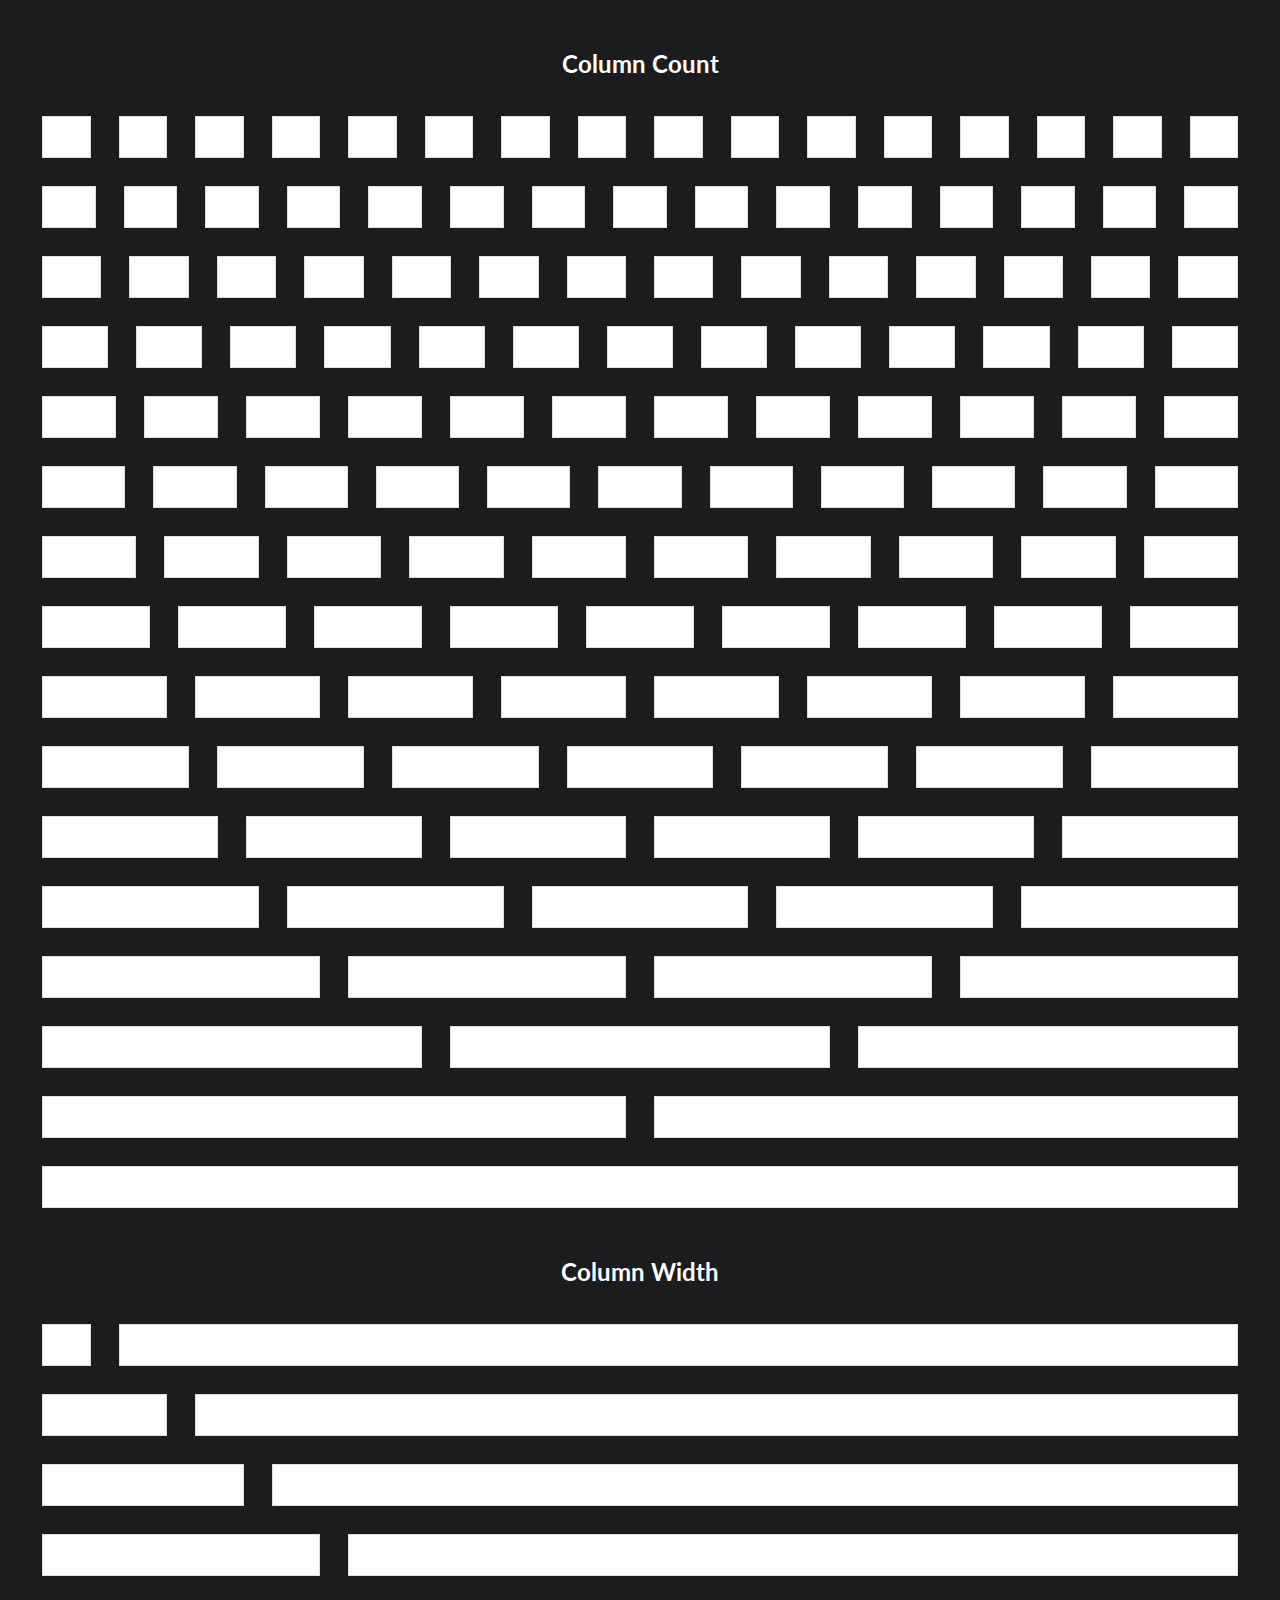
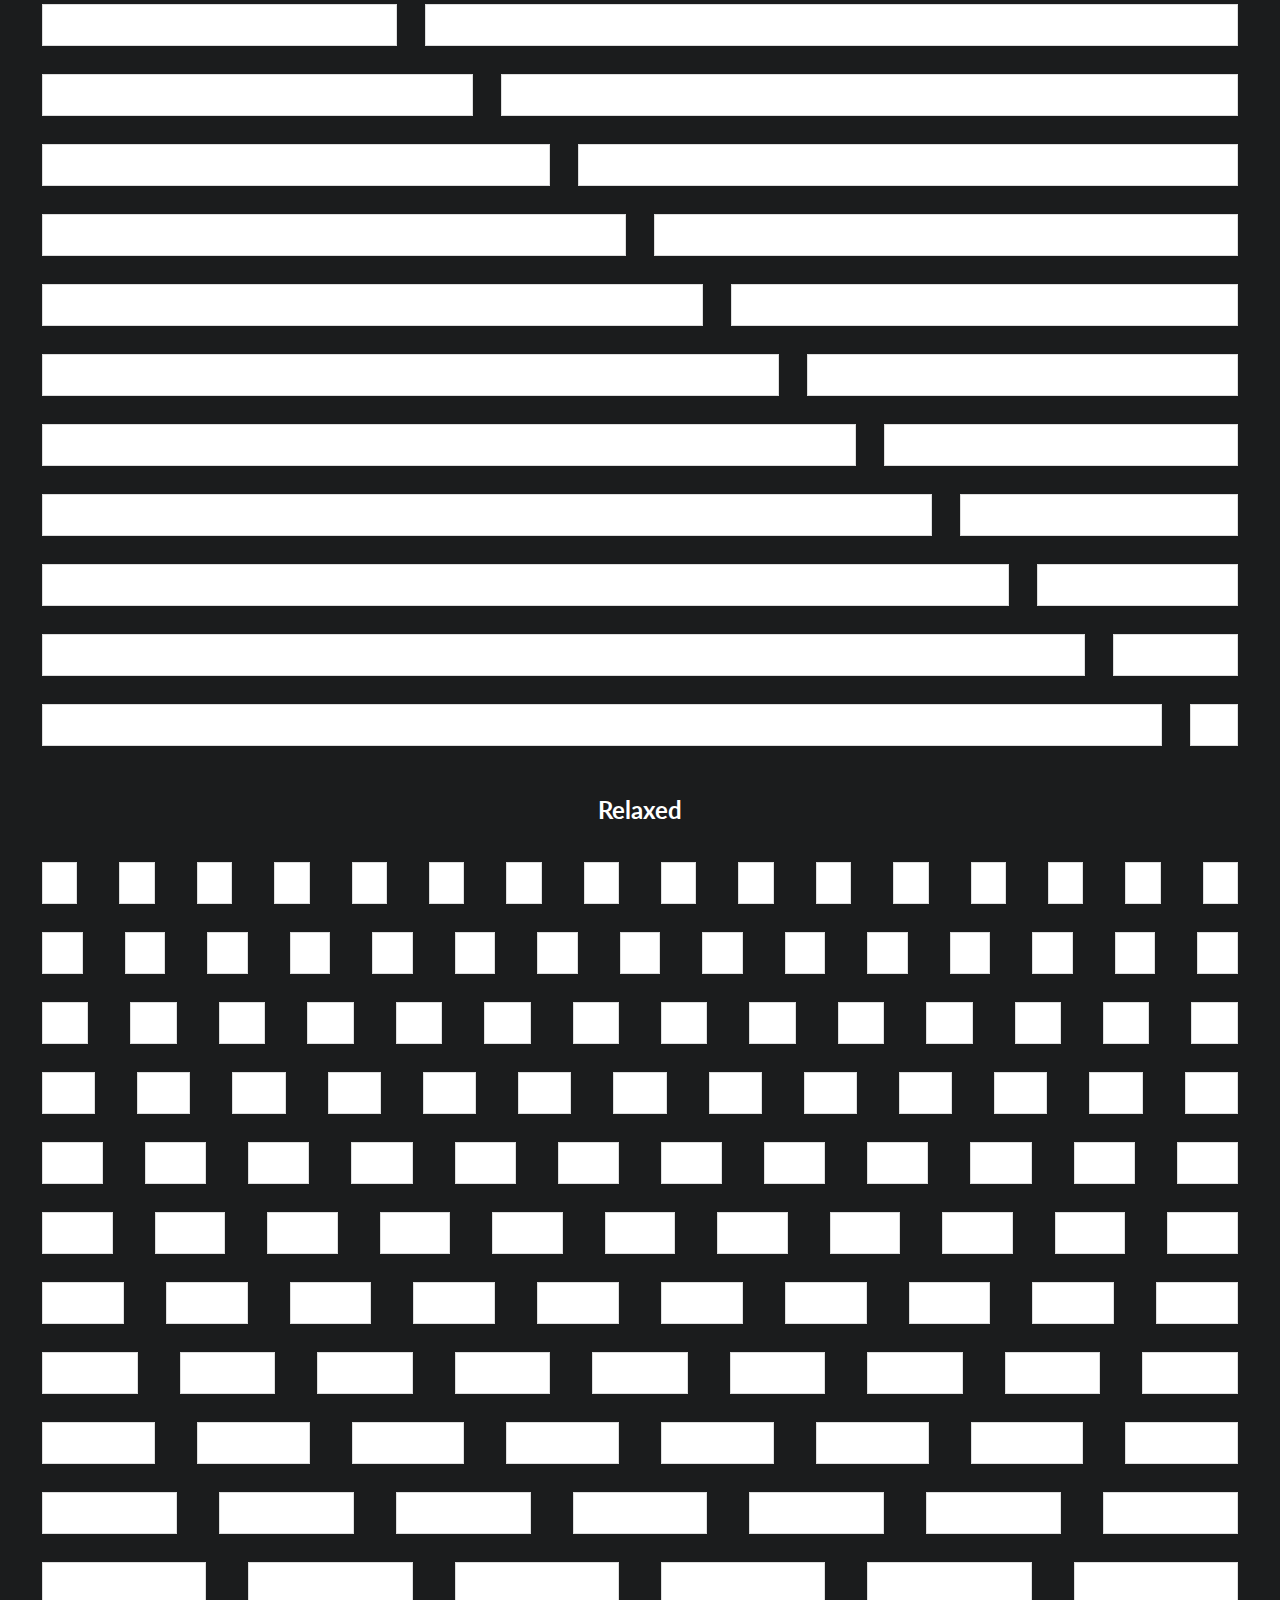
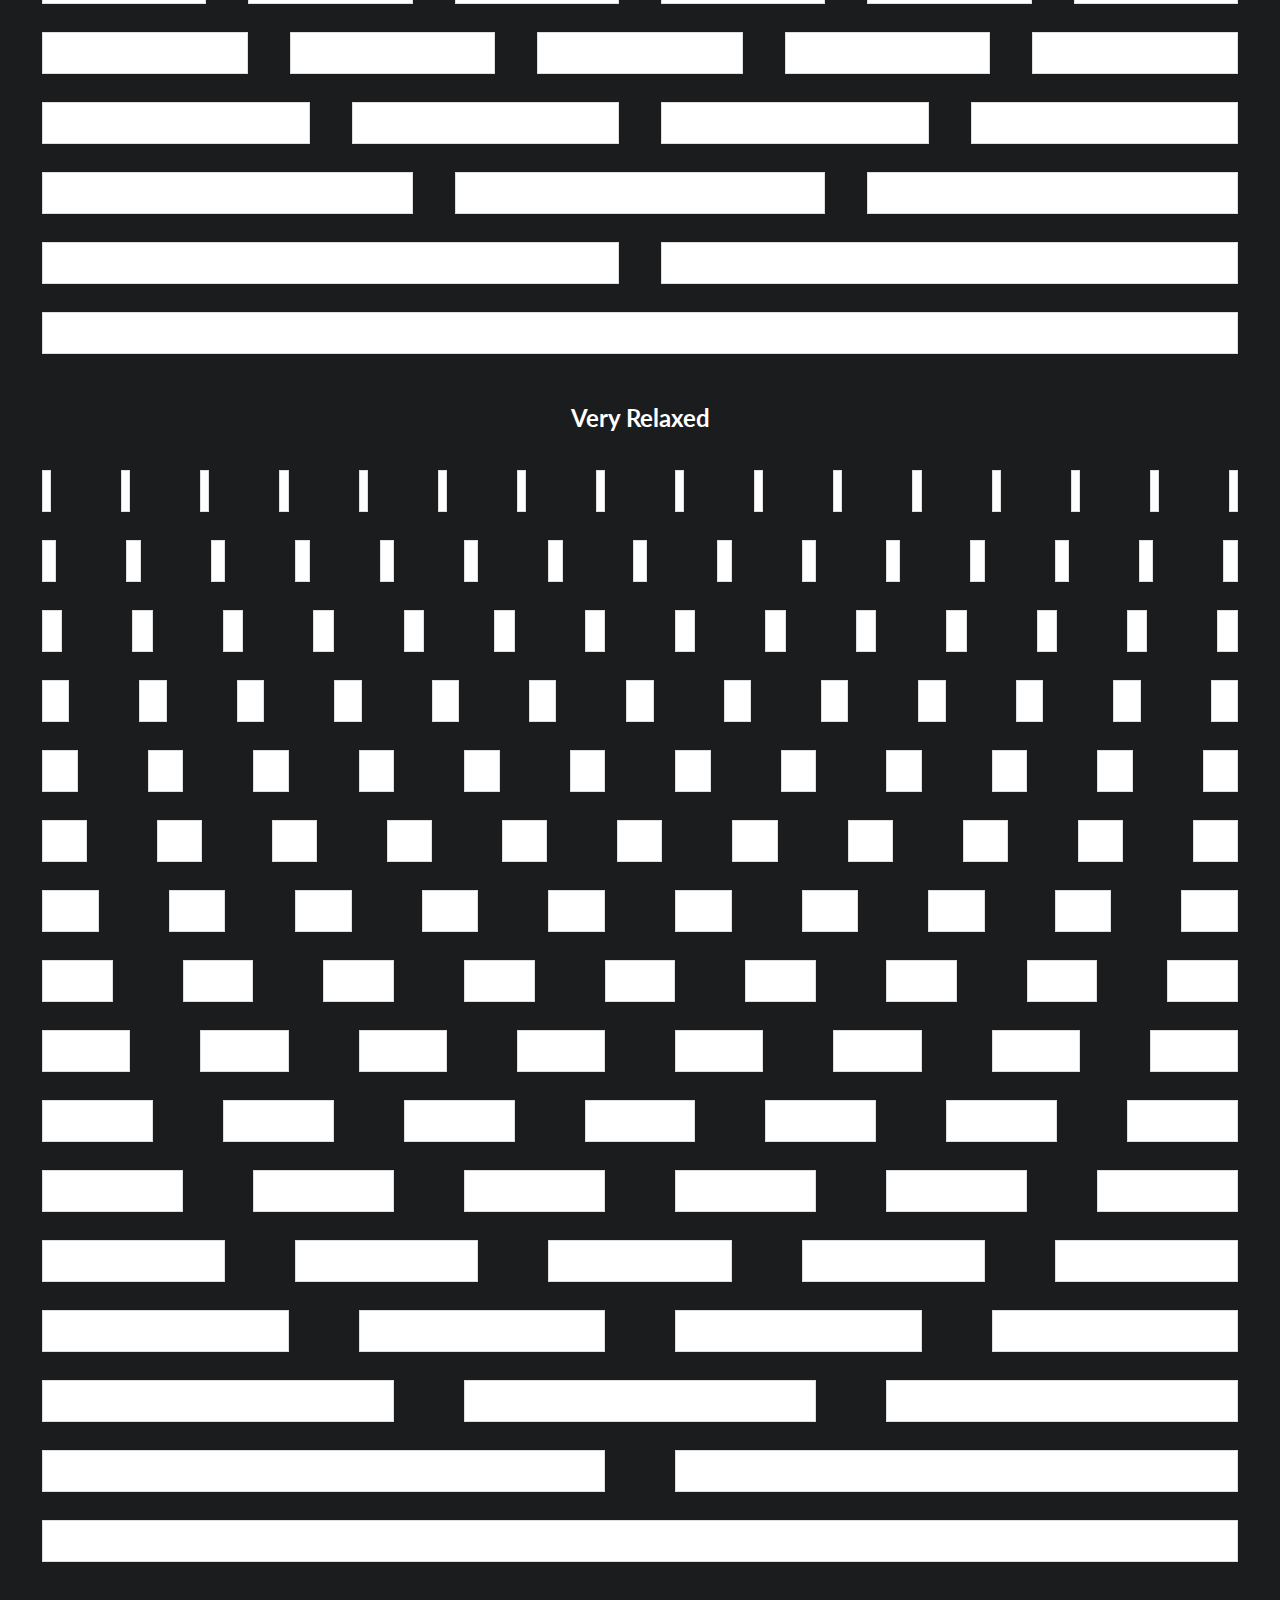
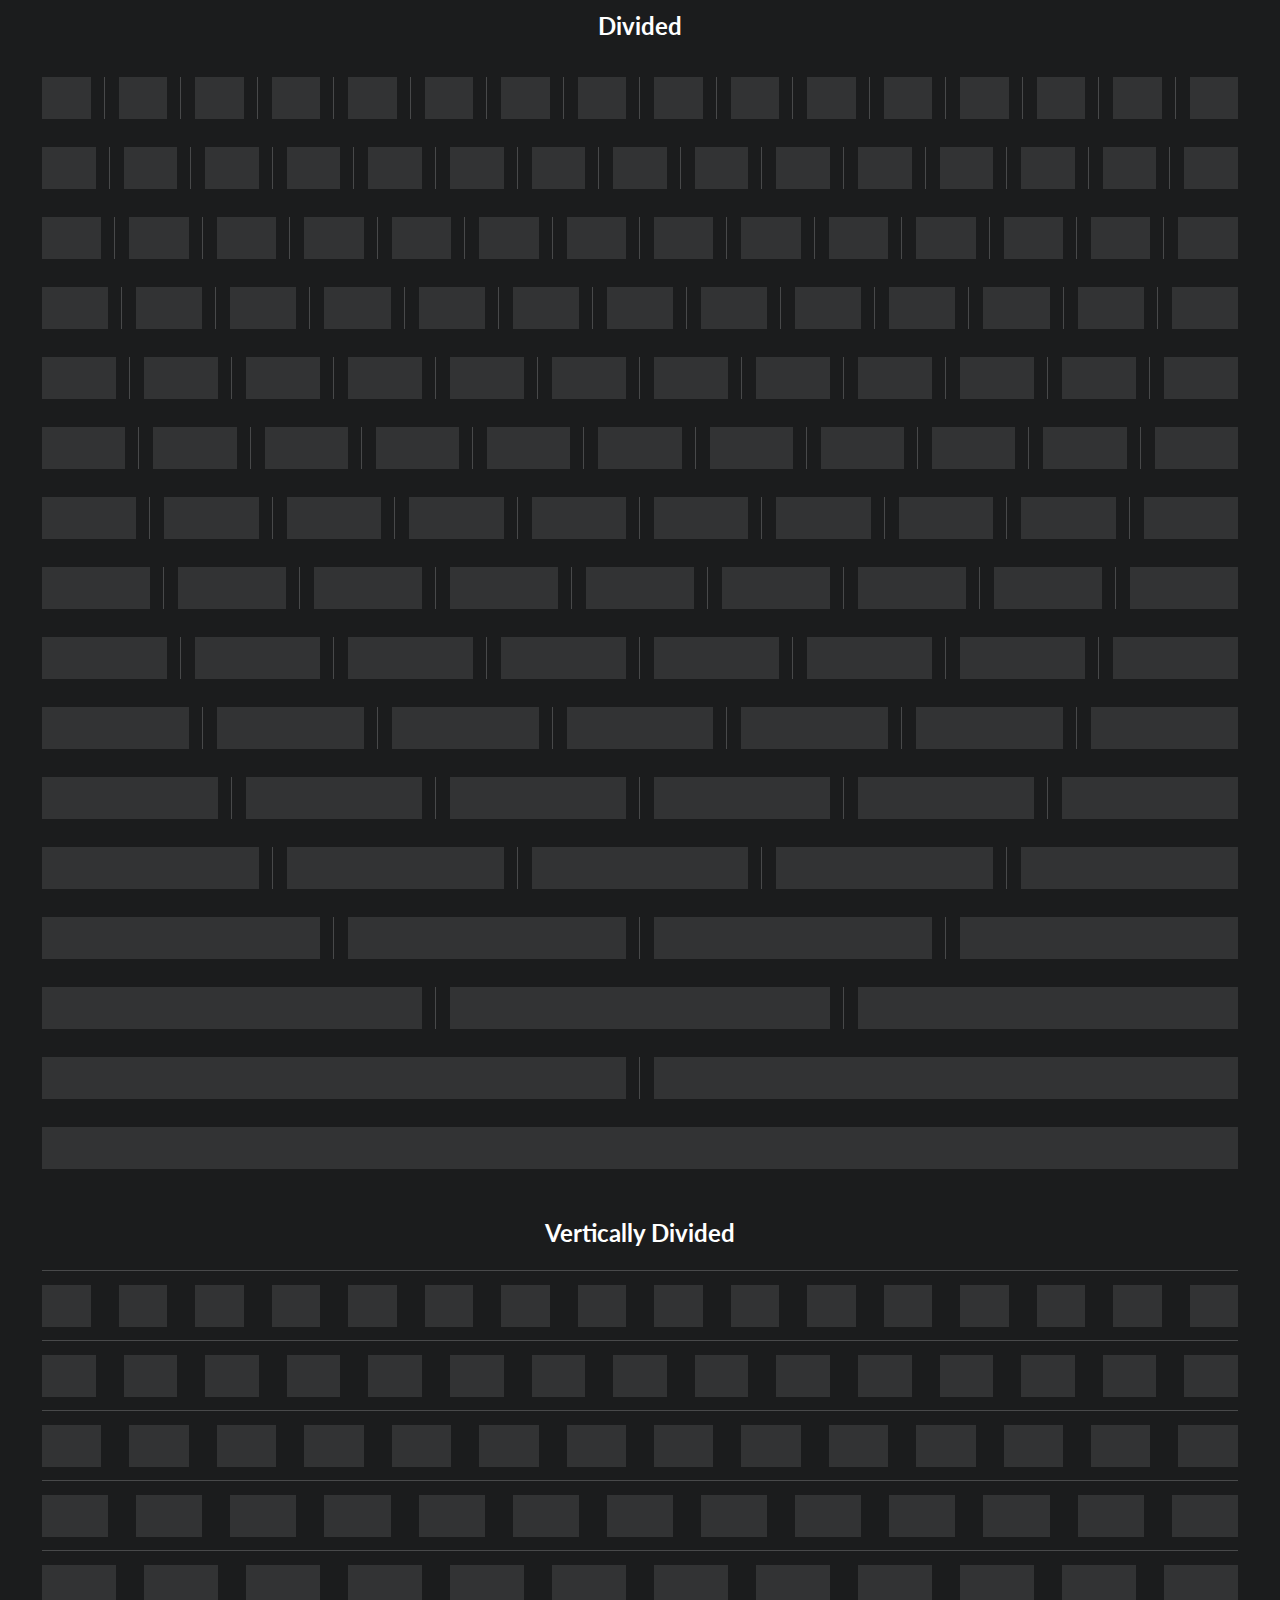
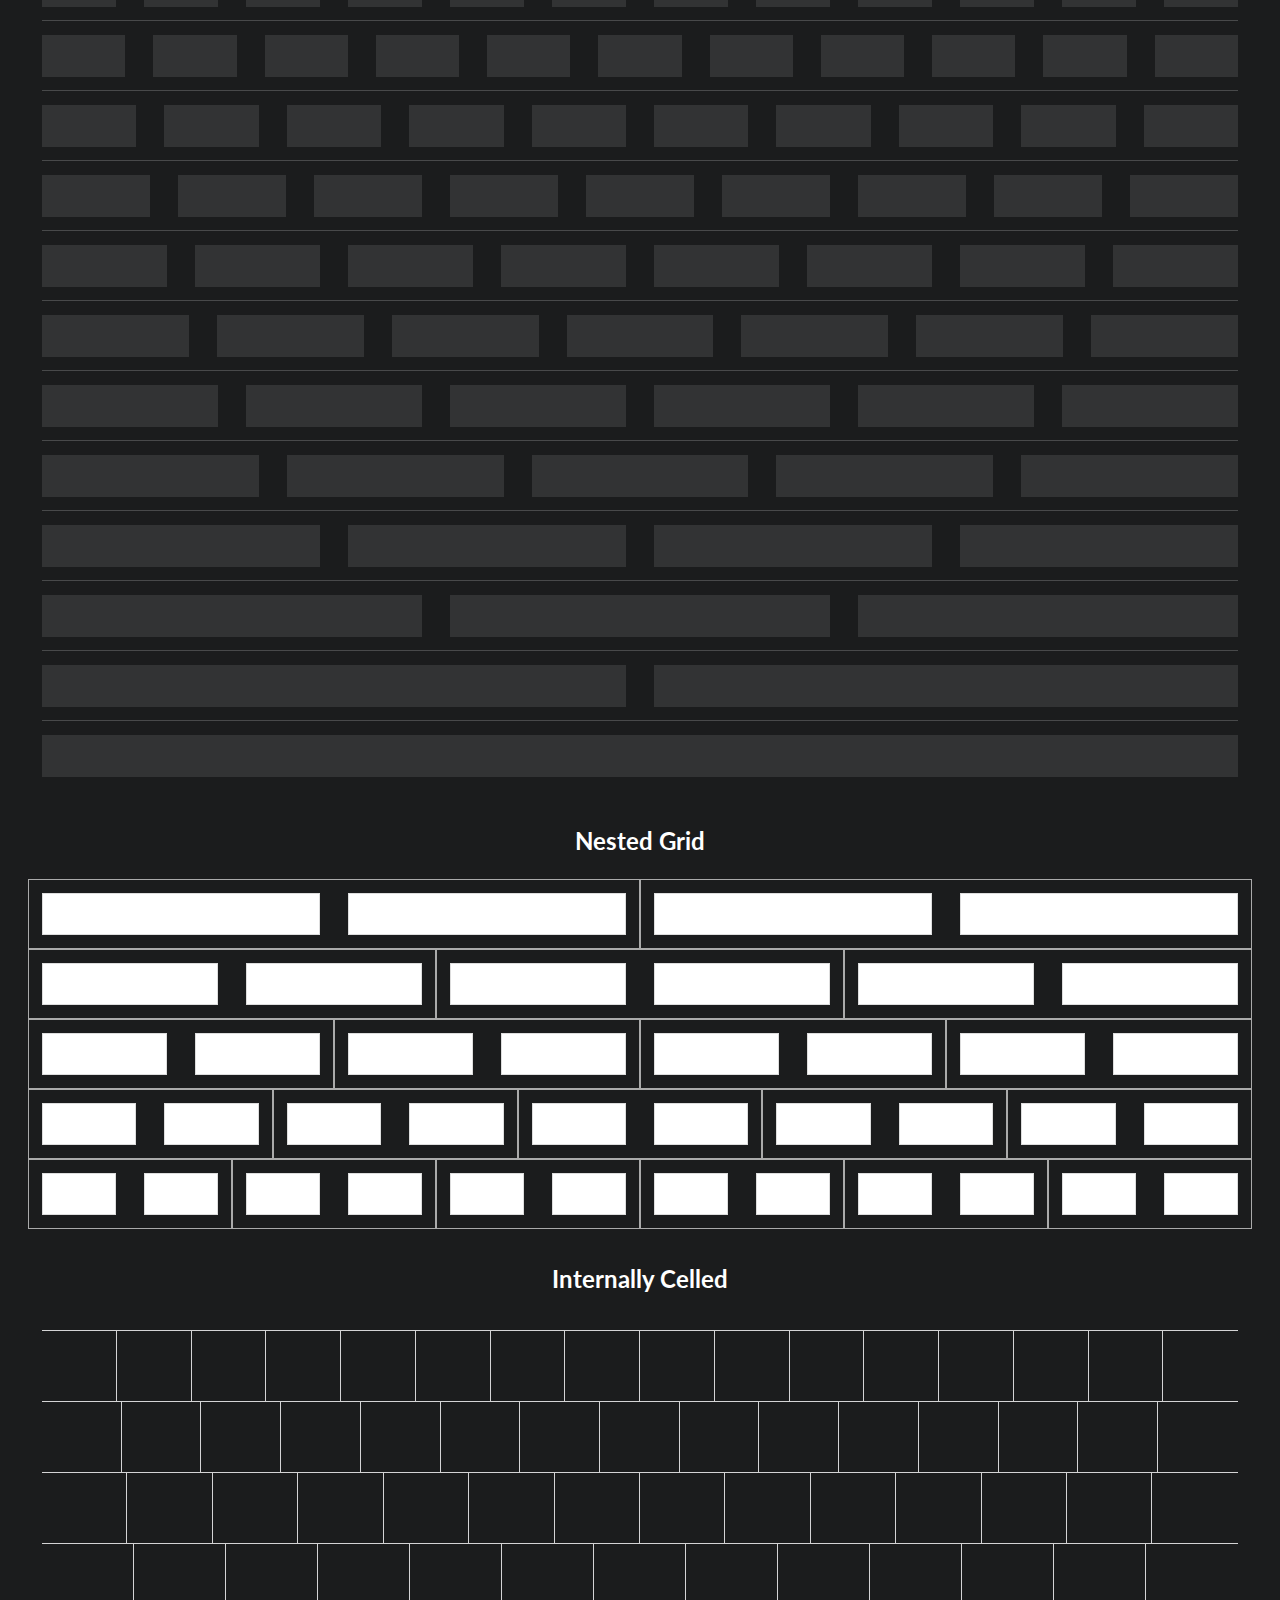
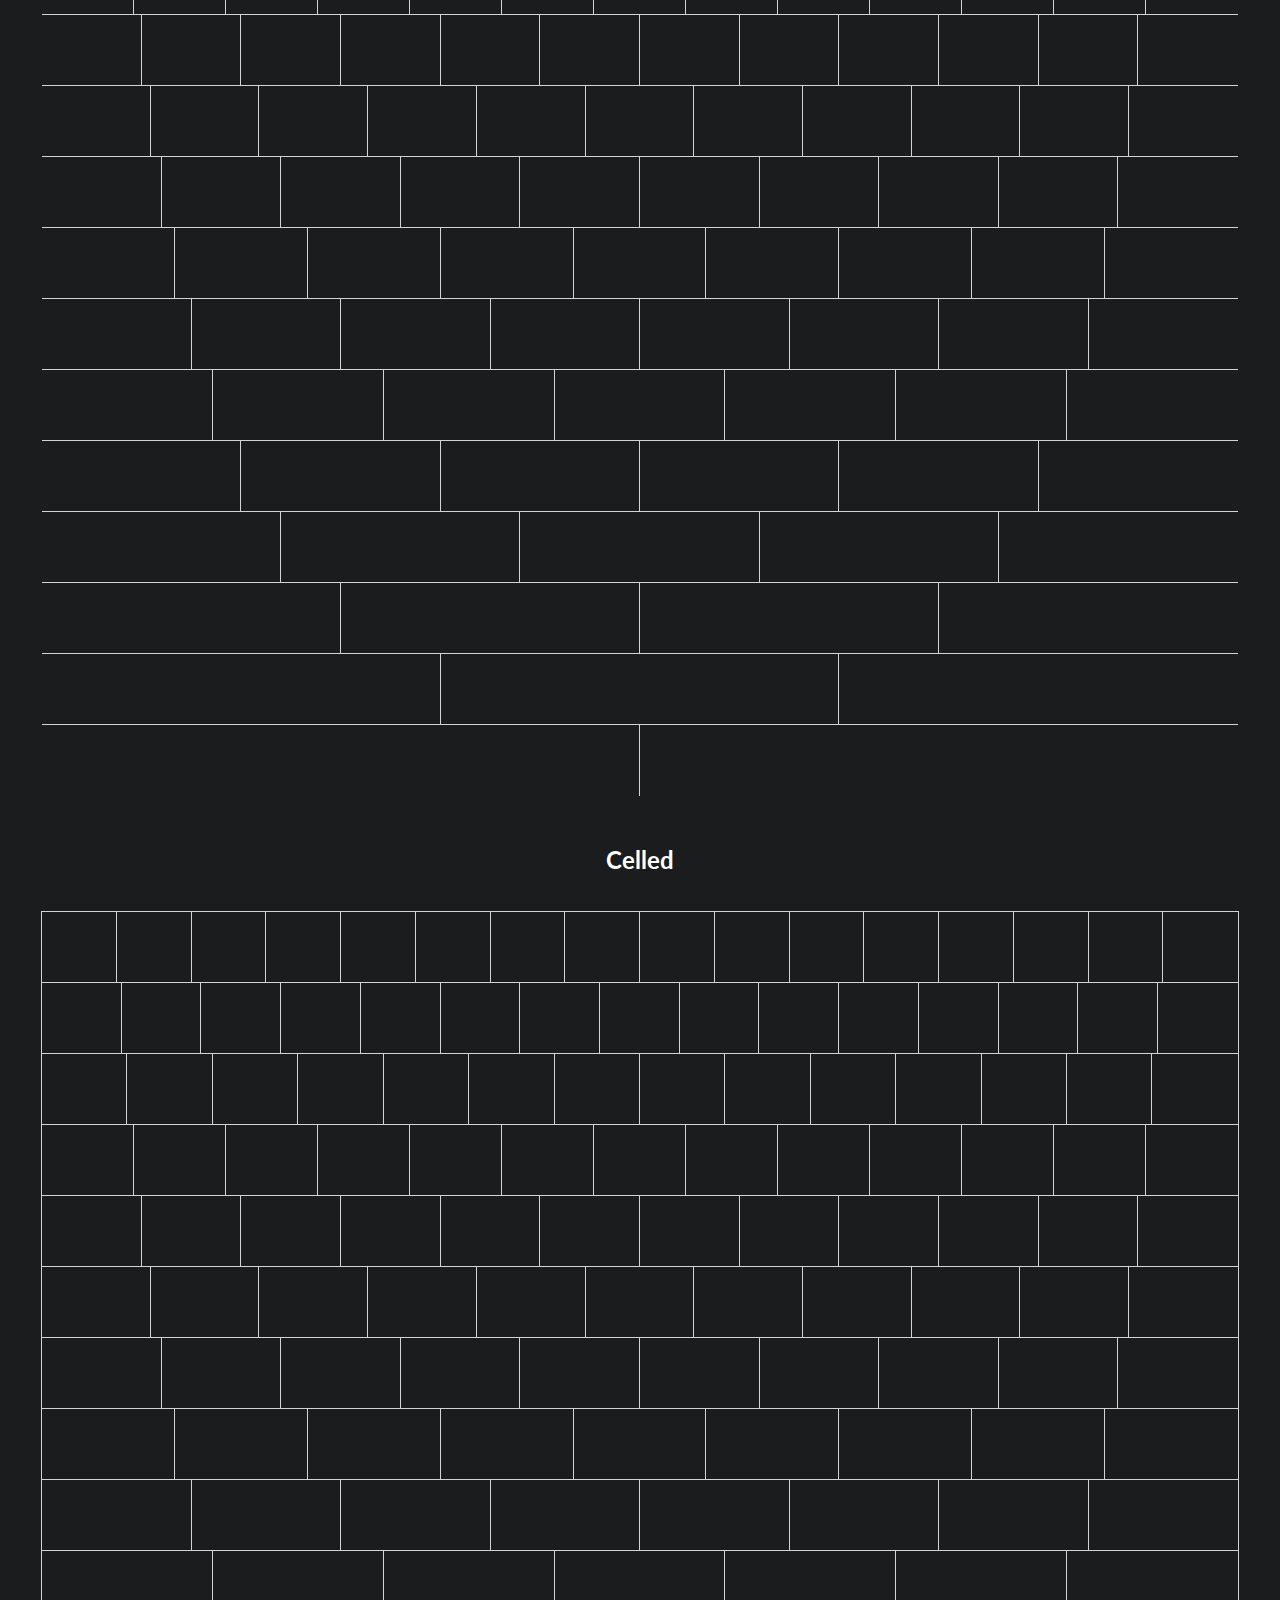
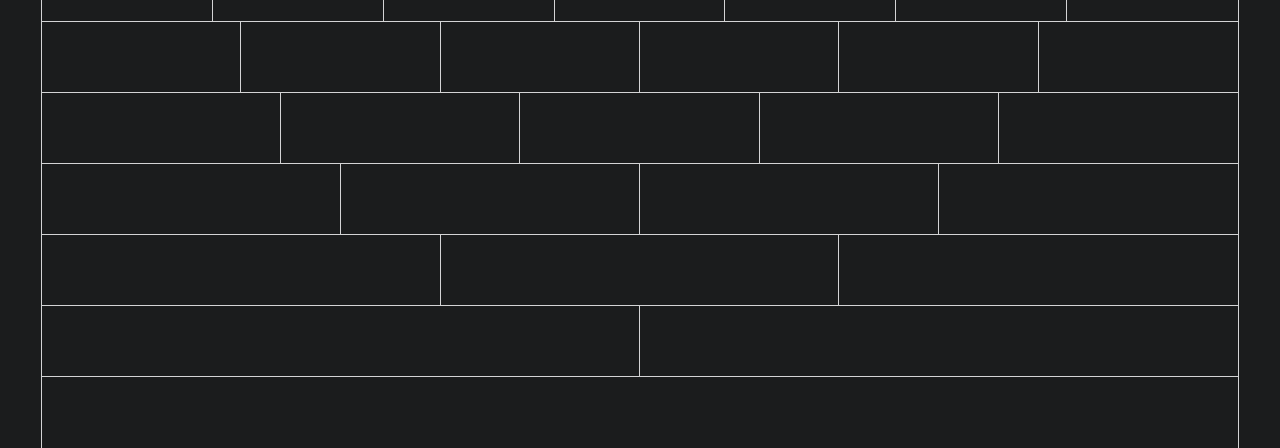
<file: examples/grid.html>
<!DOCTYPE html>
<html>
<head>
  <!-- Standard Meta -->
  <meta charset="utf-8" />
  <meta http-equiv="X-UA-Compatible" content="IE=edge,chrome=1" />
  <meta name="viewport" content="width=device-width, initial-scale=1.0, maximum-scale=1.0">

  <!-- Site Properities -->
  <title>Grid - Semantic</title>

  <link rel="stylesheet" type="text/css" href="../dist/semantic.css">
  <link rel="stylesheet" type="text/css" href="grid.css">

  <script src="http://cdnjs.cloudflare.com/ajax/libs/jquery/2.0.3/jquery.js"></script>
  <script src="../dist/semantic.js"></script>
</head>
<body id="grid">
  <h2 class="ui center aligned inverted header">Column Count</h2>

  <div class="shaded examples">

  <div class="ui grid">
    <div class="sixteen column row">
      <div class="column"></div>
      <div class="column"></div>
      <div class="column"></div>
      <div class="column"></div>
      <div class="column"></div>
      <div class="column"></div>
      <div class="column"></div>
      <div class="column"></div>
      <div class="column"></div>
      <div class="column"></div>
      <div class="column"></div>
      <div class="column"></div>
      <div class="column"></div>
      <div class="column"></div>
      <div class="column"></div>
      <div class="column"></div>
    </div>
    <div class="fifteen column row">
      <div class="column"></div>
      <div class="column"></div>
      <div class="column"></div>
      <div class="column"></div>
      <div class="column"></div>
      <div class="column"></div>
      <div class="column"></div>
      <div class="column"></div>
      <div class="column"></div>
      <div class="column"></div>
      <div class="column"></div>
      <div class="column"></div>
      <div class="column"></div>
      <div class="column"></div>
      <div class="column"></div>
    </div>
    <div class="fourteen column row">
      <div class="column"></div>
      <div class="column"></div>
      <div class="column"></div>
      <div class="column"></div>
      <div class="column"></div>
      <div class="column"></div>
      <div class="column"></div>
      <div class="column"></div>
      <div class="column"></div>
      <div class="column"></div>
      <div class="column"></div>
      <div class="column"></div>
      <div class="column"></div>
      <div class="column"></div>
    </div>
    <div class="thirteen column row">
      <div class="column"></div>
      <div class="column"></div>
      <div class="column"></div>
      <div class="column"></div>
      <div class="column"></div>
      <div class="column"></div>
      <div class="column"></div>
      <div class="column"></div>
      <div class="column"></div>
      <div class="column"></div>
      <div class="column"></div>
      <div class="column"></div>
      <div class="column"></div>
    </div>
    <div class="twelve column row">
      <div class="column"></div>
      <div class="column"></div>
      <div class="column"></div>
      <div class="column"></div>
      <div class="column"></div>
      <div class="column"></div>
      <div class="column"></div>
      <div class="column"></div>
      <div class="column"></div>
      <div class="column"></div>
      <div class="column"></div>
      <div class="column"></div>
    </div>
    <div class="eleven column row">
      <div class="column"></div>
      <div class="column"></div>
      <div class="column"></div>
      <div class="column"></div>
      <div class="column"></div>
      <div class="column"></div>
      <div class="column"></div>
      <div class="column"></div>
      <div class="column"></div>
      <div class="column"></div>
      <div class="column"></div>
    </div>
    <div class="ten column row">
      <div class="column"></div>
      <div class="column"></div>
      <div class="column"></div>
      <div class="column"></div>
      <div class="column"></div>
      <div class="column"></div>
      <div class="column"></div>
      <div class="column"></div>
      <div class="column"></div>
      <div class="column"></div>
    </div>
    <div class="nine column row">
      <div class="column"></div>
      <div class="column"></div>
      <div class="column"></div>
      <div class="column"></div>
      <div class="column"></div>
      <div class="column"></div>
      <div class="column"></div>
      <div class="column"></div>
      <div class="column"></div>
    </div>
    <div class="eight column row">
      <div class="column"></div>
      <div class="column"></div>
      <div class="column"></div>
      <div class="column"></div>
      <div class="column"></div>
      <div class="column"></div>
      <div class="column"></div>
      <div class="column"></div>
    </div>
    <div class="seven column row">
      <div class="column"></div>
      <div class="column"></div>
      <div class="column"></div>
      <div class="column"></div>
      <div class="column"></div>
      <div class="column"></div>
      <div class="column"></div>
    </div>
    <div class="six column row">
      <div class="column"></div>
      <div class="column"></div>
      <div class="column"></div>
      <div class="column"></div>
      <div class="column"></div>
      <div class="column"></div>
    </div>
    <div class="five column row">
      <div class="column"></div>
      <div class="column"></div>
      <div class="column"></div>
      <div class="column"></div>
      <div class="column"></div>
    </div>
    <div class="four column row">
      <div class="column"></div>
      <div class="column"></div>
      <div class="column"></div>
      <div class="column"></div>
    </div>
    <div class="three column row">
      <div class="column"></div>
      <div class="column"></div>
      <div class="column"></div>
    </div>
    <div class="two column row">
      <div class="column"></div>
      <div class="column"></div>
    </div>
    <div class="one column row">
      <div class="column"></div>
    </div>
  </div>

  <h2 class="ui center aligned inverted header">Column Width</h2>
  <div class="ui grid">
    <div class="row">
      <div class="one wide column"></div>
      <div class="fifteen wide column"></div>
    </div>
    <div class="row">
      <div class="two wide column"></div>
      <div class="fourteen wide column"></div>
    </div>
    <div class="row">
      <div class="three wide column"></div>
      <div class="thirteen wide column"></div>
    </div>
    <div class="row">
      <div class="four wide column"></div>
      <div class="twelve wide column"></div>
    </div>
    <div class="row">
      <div class="five wide column"></div>
      <div class="eleven wide column"></div>
    </div>
    <div class="row">
      <div class="six wide column"></div>
      <div class="ten wide column"></div>
    </div>
    <div class="row">
      <div class="seven wide column"></div>
      <div class="nine wide column"></div>
    </div>
    <div class="row">
      <div class="eight wide column"></div>
      <div class="eight wide column"></div>
    </div>
    <div class="row">
      <div class="nine wide column"></div>
      <div class="seven wide column"></div>
    </div>
    <div class="row">
      <div class="ten wide column"></div>
      <div class="six wide column"></div>
    </div>
    <div class="row">
      <div class="eleven wide column"></div>
      <div class="five wide column"></div>
    </div>
    <div class="row">
      <div class="twelve wide column"></div>
      <div class="four wide column"></div>
    </div>
    <div class="row">
      <div class="thirteen wide column"></div>
      <div class="three wide column"></div>
    </div>
    <div class="row">
      <div class="fourteen wide column"></div>
      <div class="two wide column"></div>
    </div>
    <div class="row">
      <div class="fifteen wide column"></div>
      <div class="one wide column"></div>
    </div>
  </div>

  <h2 class="ui center aligned inverted header">Relaxed</h2>

  <div class="ui relaxed grid">
    <div class="sixteen column row">
      <div class="column"></div>
      <div class="column"></div>
      <div class="column"></div>
      <div class="column"></div>
      <div class="column"></div>
      <div class="column"></div>
      <div class="column"></div>
      <div class="column"></div>
      <div class="column"></div>
      <div class="column"></div>
      <div class="column"></div>
      <div class="column"></div>
      <div class="column"></div>
      <div class="column"></div>
      <div class="column"></div>
      <div class="column"></div>
    </div>
    <div class="fifteen column row">
      <div class="column"></div>
      <div class="column"></div>
      <div class="column"></div>
      <div class="column"></div>
      <div class="column"></div>
      <div class="column"></div>
      <div class="column"></div>
      <div class="column"></div>
      <div class="column"></div>
      <div class="column"></div>
      <div class="column"></div>
      <div class="column"></div>
      <div class="column"></div>
      <div class="column"></div>
      <div class="column"></div>
    </div>
    <div class="fourteen column row">
      <div class="column"></div>
      <div class="column"></div>
      <div class="column"></div>
      <div class="column"></div>
      <div class="column"></div>
      <div class="column"></div>
      <div class="column"></div>
      <div class="column"></div>
      <div class="column"></div>
      <div class="column"></div>
      <div class="column"></div>
      <div class="column"></div>
      <div class="column"></div>
      <div class="column"></div>
    </div>
    <div class="thirteen column row">
      <div class="column"></div>
      <div class="column"></div>
      <div class="column"></div>
      <div class="column"></div>
      <div class="column"></div>
      <div class="column"></div>
      <div class="column"></div>
      <div class="column"></div>
      <div class="column"></div>
      <div class="column"></div>
      <div class="column"></div>
      <div class="column"></div>
      <div class="column"></div>
    </div>
    <div class="twelve column row">
      <div class="column"></div>
      <div class="column"></div>
      <div class="column"></div>
      <div class="column"></div>
      <div class="column"></div>
      <div class="column"></div>
      <div class="column"></div>
      <div class="column"></div>
      <div class="column"></div>
      <div class="column"></div>
      <div class="column"></div>
      <div class="column"></div>
    </div>
    <div class="eleven column row">
      <div class="column"></div>
      <div class="column"></div>
      <div class="column"></div>
      <div class="column"></div>
      <div class="column"></div>
      <div class="column"></div>
      <div class="column"></div>
      <div class="column"></div>
      <div class="column"></div>
      <div class="column"></div>
      <div class="column"></div>
    </div>
    <div class="ten column row">
      <div class="column"></div>
      <div class="column"></div>
      <div class="column"></div>
      <div class="column"></div>
      <div class="column"></div>
      <div class="column"></div>
      <div class="column"></div>
      <div class="column"></div>
      <div class="column"></div>
      <div class="column"></div>
    </div>
    <div class="nine column row">
      <div class="column"></div>
      <div class="column"></div>
      <div class="column"></div>
      <div class="column"></div>
      <div class="column"></div>
      <div class="column"></div>
      <div class="column"></div>
      <div class="column"></div>
      <div class="column"></div>
    </div>
    <div class="eight column row">
      <div class="column"></div>
      <div class="column"></div>
      <div class="column"></div>
      <div class="column"></div>
      <div class="column"></div>
      <div class="column"></div>
      <div class="column"></div>
      <div class="column"></div>
    </div>
    <div class="seven column row">
      <div class="column"></div>
      <div class="column"></div>
      <div class="column"></div>
      <div class="column"></div>
      <div class="column"></div>
      <div class="column"></div>
      <div class="column"></div>
    </div>
    <div class="six column row">
      <div class="column"></div>
      <div class="column"></div>
      <div class="column"></div>
      <div class="column"></div>
      <div class="column"></div>
      <div class="column"></div>
    </div>
    <div class="five column row">
      <div class="column"></div>
      <div class="column"></div>
      <div class="column"></div>
      <div class="column"></div>
      <div class="column"></div>
    </div>
    <div class="four column row">
      <div class="column"></div>
      <div class="column"></div>
      <div class="column"></div>
      <div class="column"></div>
    </div>
    <div class="three column row">
      <div class="column"></div>
      <div class="column"></div>
      <div class="column"></div>
    </div>
    <div class="two column row">
      <div class="column"></div>
      <div class="column"></div>
    </div>
    <div class="one column row">
      <div class="column"></div>
    </div>
  </div>

  <h2 class="ui center aligned inverted header">Very Relaxed</h2>

  <div class="ui very relaxed grid">
    <div class="sixteen column row">
      <div class="column"></div>
      <div class="column"></div>
      <div class="column"></div>
      <div class="column"></div>
      <div class="column"></div>
      <div class="column"></div>
      <div class="column"></div>
      <div class="column"></div>
      <div class="column"></div>
      <div class="column"></div>
      <div class="column"></div>
      <div class="column"></div>
      <div class="column"></div>
      <div class="column"></div>
      <div class="column"></div>
      <div class="column"></div>
    </div>
    <div class="fifteen column row">
      <div class="column"></div>
      <div class="column"></div>
      <div class="column"></div>
      <div class="column"></div>
      <div class="column"></div>
      <div class="column"></div>
      <div class="column"></div>
      <div class="column"></div>
      <div class="column"></div>
      <div class="column"></div>
      <div class="column"></div>
      <div class="column"></div>
      <div class="column"></div>
      <div class="column"></div>
      <div class="column"></div>
    </div>
    <div class="fourteen column row">
      <div class="column"></div>
      <div class="column"></div>
      <div class="column"></div>
      <div class="column"></div>
      <div class="column"></div>
      <div class="column"></div>
      <div class="column"></div>
      <div class="column"></div>
      <div class="column"></div>
      <div class="column"></div>
      <div class="column"></div>
      <div class="column"></div>
      <div class="column"></div>
      <div class="column"></div>
    </div>
    <div class="thirteen column row">
      <div class="column"></div>
      <div class="column"></div>
      <div class="column"></div>
      <div class="column"></div>
      <div class="column"></div>
      <div class="column"></div>
      <div class="column"></div>
      <div class="column"></div>
      <div class="column"></div>
      <div class="column"></div>
      <div class="column"></div>
      <div class="column"></div>
      <div class="column"></div>
    </div>
    <div class="twelve column row">
      <div class="column"></div>
      <div class="column"></div>
      <div class="column"></div>
      <div class="column"></div>
      <div class="column"></div>
      <div class="column"></div>
      <div class="column"></div>
      <div class="column"></div>
      <div class="column"></div>
      <div class="column"></div>
      <div class="column"></div>
      <div class="column"></div>
    </div>
    <div class="eleven column row">
      <div class="column"></div>
      <div class="column"></div>
      <div class="column"></div>
      <div class="column"></div>
      <div class="column"></div>
      <div class="column"></div>
      <div class="column"></div>
      <div class="column"></div>
      <div class="column"></div>
      <div class="column"></div>
      <div class="column"></div>
    </div>
    <div class="ten column row">
      <div class="column"></div>
      <div class="column"></div>
      <div class="column"></div>
      <div class="column"></div>
      <div class="column"></div>
      <div class="column"></div>
      <div class="column"></div>
      <div class="column"></div>
      <div class="column"></div>
      <div class="column"></div>
    </div>
    <div class="nine column row">
      <div class="column"></div>
      <div class="column"></div>
      <div class="column"></div>
      <div class="column"></div>
      <div class="column"></div>
      <div class="column"></div>
      <div class="column"></div>
      <div class="column"></div>
      <div class="column"></div>
    </div>
    <div class="eight column row">
      <div class="column"></div>
      <div class="column"></div>
      <div class="column"></div>
      <div class="column"></div>
      <div class="column"></div>
      <div class="column"></div>
      <div class="column"></div>
      <div class="column"></div>
    </div>
    <div class="seven column row">
      <div class="column"></div>
      <div class="column"></div>
      <div class="column"></div>
      <div class="column"></div>
      <div class="column"></div>
      <div class="column"></div>
      <div class="column"></div>
    </div>
    <div class="six column row">
      <div class="column"></div>
      <div class="column"></div>
      <div class="column"></div>
      <div class="column"></div>
      <div class="column"></div>
      <div class="column"></div>
    </div>
    <div class="five column row">
      <div class="column"></div>
      <div class="column"></div>
      <div class="column"></div>
      <div class="column"></div>
      <div class="column"></div>
    </div>
    <div class="four column row">
      <div class="column"></div>
      <div class="column"></div>
      <div class="column"></div>
      <div class="column"></div>
    </div>
    <div class="three column row">
      <div class="column"></div>
      <div class="column"></div>
      <div class="column"></div>
    </div>
    <div class="two column row">
      <div class="column"></div>
      <div class="column"></div>
    </div>
    <div class="one column row">
      <div class="column"></div>
    </div>
  </div>

  </div>

  <div class="divided examples">
  <h2 class="ui inverted center aligned header">Divided</h2>

  <div class="ui inverted divided grid">
    <div class="sixteen column row">
      <div class="column"></div>
      <div class="column"></div>
      <div class="column"></div>
      <div class="column"></div>
      <div class="column"></div>
      <div class="column"></div>
      <div class="column"></div>
      <div class="column"></div>
      <div class="column"></div>
      <div class="column"></div>
      <div class="column"></div>
      <div class="column"></div>
      <div class="column"></div>
      <div class="column"></div>
      <div class="column"></div>
      <div class="column"></div>
    </div>
    <div class="fifteen column row">
      <div class="column"></div>
      <div class="column"></div>
      <div class="column"></div>
      <div class="column"></div>
      <div class="column"></div>
      <div class="column"></div>
      <div class="column"></div>
      <div class="column"></div>
      <div class="column"></div>
      <div class="column"></div>
      <div class="column"></div>
      <div class="column"></div>
      <div class="column"></div>
      <div class="column"></div>
      <div class="column"></div>
    </div>
    <div class="fourteen column row">
      <div class="column"></div>
      <div class="column"></div>
      <div class="column"></div>
      <div class="column"></div>
      <div class="column"></div>
      <div class="column"></div>
      <div class="column"></div>
      <div class="column"></div>
      <div class="column"></div>
      <div class="column"></div>
      <div class="column"></div>
      <div class="column"></div>
      <div class="column"></div>
      <div class="column"></div>
    </div>
    <div class="thirteen column row">
      <div class="column"></div>
      <div class="column"></div>
      <div class="column"></div>
      <div class="column"></div>
      <div class="column"></div>
      <div class="column"></div>
      <div class="column"></div>
      <div class="column"></div>
      <div class="column"></div>
      <div class="column"></div>
      <div class="column"></div>
      <div class="column"></div>
      <div class="column"></div>
    </div>
    <div class="twelve column row">
      <div class="column"></div>
      <div class="column"></div>
      <div class="column"></div>
      <div class="column"></div>
      <div class="column"></div>
      <div class="column"></div>
      <div class="column"></div>
      <div class="column"></div>
      <div class="column"></div>
      <div class="column"></div>
      <div class="column"></div>
      <div class="column"></div>
    </div>
    <div class="eleven column row">
      <div class="column"></div>
      <div class="column"></div>
      <div class="column"></div>
      <div class="column"></div>
      <div class="column"></div>
      <div class="column"></div>
      <div class="column"></div>
      <div class="column"></div>
      <div class="column"></div>
      <div class="column"></div>
      <div class="column"></div>
    </div>
    <div class="ten column row">
      <div class="column"></div>
      <div class="column"></div>
      <div class="column"></div>
      <div class="column"></div>
      <div class="column"></div>
      <div class="column"></div>
      <div class="column"></div>
      <div class="column"></div>
      <div class="column"></div>
      <div class="column"></div>
    </div>
    <div class="nine column row">
      <div class="column"></div>
      <div class="column"></div>
      <div class="column"></div>
      <div class="column"></div>
      <div class="column"></div>
      <div class="column"></div>
      <div class="column"></div>
      <div class="column"></div>
      <div class="column"></div>
    </div>
    <div class="eight column row">
      <div class="column"></div>
      <div class="column"></div>
      <div class="column"></div>
      <div class="column"></div>
      <div class="column"></div>
      <div class="column"></div>
      <div class="column"></div>
      <div class="column"></div>
    </div>
    <div class="seven column row">
      <div class="column"></div>
      <div class="column"></div>
      <div class="column"></div>
      <div class="column"></div>
      <div class="column"></div>
      <div class="column"></div>
      <div class="column"></div>
    </div>
    <div class="six column row">
      <div class="column"></div>
      <div class="column"></div>
      <div class="column"></div>
      <div class="column"></div>
      <div class="column"></div>
      <div class="column"></div>
    </div>
    <div class="five column row">
      <div class="column"></div>
      <div class="column"></div>
      <div class="column"></div>
      <div class="column"></div>
      <div class="column"></div>
    </div>
    <div class="four column row">
      <div class="column"></div>
      <div class="column"></div>
      <div class="column"></div>
      <div class="column"></div>
    </div>
    <div class="three column row">
      <div class="column"></div>
      <div class="column"></div>
      <div class="column"></div>
    </div>
    <div class="two column row">
      <div class="column"></div>
      <div class="column"></div>
    </div>
    <div class="one column row">
      <div class="column"></div>
    </div>
  </div>

  <h2 class="ui inverted center aligned header">Vertically Divided</h2>
  <div class="ui inverted vertically divided grid">
    <div class="sixteen column row">
      <div class="column"></div>
      <div class="column"></div>
      <div class="column"></div>
      <div class="column"></div>
      <div class="column"></div>
      <div class="column"></div>
      <div class="column"></div>
      <div class="column"></div>
      <div class="column"></div>
      <div class="column"></div>
      <div class="column"></div>
      <div class="column"></div>
      <div class="column"></div>
      <div class="column"></div>
      <div class="column"></div>
      <div class="column"></div>
    </div>
    <div class="fifteen column row">
      <div class="column"></div>
      <div class="column"></div>
      <div class="column"></div>
      <div class="column"></div>
      <div class="column"></div>
      <div class="column"></div>
      <div class="column"></div>
      <div class="column"></div>
      <div class="column"></div>
      <div class="column"></div>
      <div class="column"></div>
      <div class="column"></div>
      <div class="column"></div>
      <div class="column"></div>
      <div class="column"></div>
    </div>
    <div class="fourteen column row">
      <div class="column"></div>
      <div class="column"></div>
      <div class="column"></div>
      <div class="column"></div>
      <div class="column"></div>
      <div class="column"></div>
      <div class="column"></div>
      <div class="column"></div>
      <div class="column"></div>
      <div class="column"></div>
      <div class="column"></div>
      <div class="column"></div>
      <div class="column"></div>
      <div class="column"></div>
    </div>
    <div class="thirteen column row">
      <div class="column"></div>
      <div class="column"></div>
      <div class="column"></div>
      <div class="column"></div>
      <div class="column"></div>
      <div class="column"></div>
      <div class="column"></div>
      <div class="column"></div>
      <div class="column"></div>
      <div class="column"></div>
      <div class="column"></div>
      <div class="column"></div>
      <div class="column"></div>
    </div>
    <div class="twelve column row">
      <div class="column"></div>
      <div class="column"></div>
      <div class="column"></div>
      <div class="column"></div>
      <div class="column"></div>
      <div class="column"></div>
      <div class="column"></div>
      <div class="column"></div>
      <div class="column"></div>
      <div class="column"></div>
      <div class="column"></div>
      <div class="column"></div>
    </div>
    <div class="eleven column row">
      <div class="column"></div>
      <div class="column"></div>
      <div class="column"></div>
      <div class="column"></div>
      <div class="column"></div>
      <div class="column"></div>
      <div class="column"></div>
      <div class="column"></div>
      <div class="column"></div>
      <div class="column"></div>
      <div class="column"></div>
    </div>
    <div class="ten column row">
      <div class="column"></div>
      <div class="column"></div>
      <div class="column"></div>
      <div class="column"></div>
      <div class="column"></div>
      <div class="column"></div>
      <div class="column"></div>
      <div class="column"></div>
      <div class="column"></div>
      <div class="column"></div>
    </div>
    <div class="nine column row">
      <div class="column"></div>
      <div class="column"></div>
      <div class="column"></div>
      <div class="column"></div>
      <div class="column"></div>
      <div class="column"></div>
      <div class="column"></div>
      <div class="column"></div>
      <div class="column"></div>
    </div>
    <div class="eight column row">
      <div class="column"></div>
      <div class="column"></div>
      <div class="column"></div>
      <div class="column"></div>
      <div class="column"></div>
      <div class="column"></div>
      <div class="column"></div>
      <div class="column"></div>
    </div>
    <div class="seven column row">
      <div class="column"></div>
      <div class="column"></div>
      <div class="column"></div>
      <div class="column"></div>
      <div class="column"></div>
      <div class="column"></div>
      <div class="column"></div>
    </div>
    <div class="six column row">
      <div class="column"></div>
      <div class="column"></div>
      <div class="column"></div>
      <div class="column"></div>
      <div class="column"></div>
      <div class="column"></div>
    </div>
    <div class="five column row">
      <div class="column"></div>
      <div class="column"></div>
      <div class="column"></div>
      <div class="column"></div>
      <div class="column"></div>
    </div>
    <div class="four column row">
      <div class="column"></div>
      <div class="column"></div>
      <div class="column"></div>
      <div class="column"></div>
    </div>
    <div class="three column row">
      <div class="column"></div>
      <div class="column"></div>
      <div class="column"></div>
    </div>
    <div class="two column row">
      <div class="column"></div>
      <div class="column"></div>
    </div>
    <div class="one column row">
      <div class="column"></div>
    </div>
  </div>

  </div>
  <div class="nested examples">

  <h2 class="ui center aligned inverted header">Nested Grid</h2>
  <div class="ui grid">
    <div class="two column row">
      <div class="column">
        <div class="ui two column grid">
          <div class="column"></div>
          <div class="column"></div>
        </div>
      </div>
      <div class="column">
        <div class="ui two column grid">
          <div class="column"></div>
          <div class="column"></div>
        </div>
      </div>
    </div>
    <div class="three column row">
      <div class="column">
        <div class="ui two column grid">
          <div class="column"></div>
          <div class="column"></div>
        </div>
      </div>
      <div class="column">
        <div class="ui two column grid">
          <div class="column"></div>
          <div class="column"></div>
        </div>
      </div>
      <div class="column">
        <div class="ui two column grid">
          <div class="column"></div>
          <div class="column"></div>
        </div>
      </div>
    </div>
    <div class="four column row">
      <div class="column">
        <div class="ui two column grid">
          <div class="column"></div>
          <div class="column"></div>
        </div>
      </div>
      <div class="column">
        <div class="ui two column grid">
          <div class="column"></div>
          <div class="column"></div>
        </div>
      </div>
      <div class="column">
        <div class="ui two column grid">
          <div class="column"></div>
          <div class="column"></div>
        </div>
      </div>
      <div class="column">
        <div class="ui two column grid">
          <div class="column"></div>
          <div class="column"></div>
        </div>
      </div>
    </div>
    <div class="five column row">
      <div class="column">
        <div class="ui two column grid">
          <div class="column"></div>
          <div class="column"></div>
        </div>
      </div>
      <div class="column">
        <div class="ui two column grid">
          <div class="column"></div>
          <div class="column"></div>
        </div>
      </div>
      <div class="column">
        <div class="ui two column grid">
          <div class="column"></div>
          <div class="column"></div>
        </div>
      </div>
      <div class="column">
        <div class="ui two column grid">
          <div class="column"></div>
          <div class="column"></div>
        </div>
      </div>
      <div class="column">
        <div class="ui two column grid">
          <div class="column"></div>
          <div class="column"></div>
        </div>
      </div>
    </div>
    <div class="six column row">
      <div class="column">
        <div class="ui two column grid">
          <div class="column"></div>
          <div class="column"></div>
        </div>
      </div>
      <div class="column">
        <div class="ui two column grid">
          <div class="column"></div>
          <div class="column"></div>
        </div>
      </div>
      <div class="column">
        <div class="ui two column grid">
          <div class="column"></div>
          <div class="column"></div>
        </div>
      </div>
      <div class="column">
        <div class="ui two column grid">
          <div class="column"></div>
          <div class="column"></div>
        </div>
      </div>
      <div class="column">
        <div class="ui two column grid">
          <div class="column"></div>
          <div class="column"></div>
        </div>
      </div>
      <div class="column">
        <div class="ui two column grid">
          <div class="column"></div>
          <div class="column"></div>
        </div>
      </div>
    </div>
  </div>

  </div>

  <div class="simple examples">

  <h2 class="ui inverted center aligned header">Internally Celled</h2>

  <div class="ui internally celled grid">
    <div class="sixteen column row">
      <div class="column"></div>
      <div class="column"></div>
      <div class="column"></div>
      <div class="column"></div>
      <div class="column"></div>
      <div class="column"></div>
      <div class="column"></div>
      <div class="column"></div>
      <div class="column"></div>
      <div class="column"></div>
      <div class="column"></div>
      <div class="column"></div>
      <div class="column"></div>
      <div class="column"></div>
      <div class="column"></div>
      <div class="column"></div>
    </div>
    <div class="fifteen column row">
      <div class="column"></div>
      <div class="column"></div>
      <div class="column"></div>
      <div class="column"></div>
      <div class="column"></div>
      <div class="column"></div>
      <div class="column"></div>
      <div class="column"></div>
      <div class="column"></div>
      <div class="column"></div>
      <div class="column"></div>
      <div class="column"></div>
      <div class="column"></div>
      <div class="column"></div>
      <div class="column"></div>
    </div>
    <div class="fourteen column row">
      <div class="column"></div>
      <div class="column"></div>
      <div class="column"></div>
      <div class="column"></div>
      <div class="column"></div>
      <div class="column"></div>
      <div class="column"></div>
      <div class="column"></div>
      <div class="column"></div>
      <div class="column"></div>
      <div class="column"></div>
      <div class="column"></div>
      <div class="column"></div>
      <div class="column"></div>
    </div>
    <div class="thirteen column row">
      <div class="column"></div>
      <div class="column"></div>
      <div class="column"></div>
      <div class="column"></div>
      <div class="column"></div>
      <div class="column"></div>
      <div class="column"></div>
      <div class="column"></div>
      <div class="column"></div>
      <div class="column"></div>
      <div class="column"></div>
      <div class="column"></div>
      <div class="column"></div>
    </div>
    <div class="twelve column row">
      <div class="column"></div>
      <div class="column"></div>
      <div class="column"></div>
      <div class="column"></div>
      <div class="column"></div>
      <div class="column"></div>
      <div class="column"></div>
      <div class="column"></div>
      <div class="column"></div>
      <div class="column"></div>
      <div class="column"></div>
      <div class="column"></div>
    </div>
    <div class="eleven column row">
      <div class="column"></div>
      <div class="column"></div>
      <div class="column"></div>
      <div class="column"></div>
      <div class="column"></div>
      <div class="column"></div>
      <div class="column"></div>
      <div class="column"></div>
      <div class="column"></div>
      <div class="column"></div>
      <div class="column"></div>
    </div>
    <div class="ten column row">
      <div class="column"></div>
      <div class="column"></div>
      <div class="column"></div>
      <div class="column"></div>
      <div class="column"></div>
      <div class="column"></div>
      <div class="column"></div>
      <div class="column"></div>
      <div class="column"></div>
      <div class="column"></div>
    </div>
    <div class="nine column row">
      <div class="column"></div>
      <div class="column"></div>
      <div class="column"></div>
      <div class="column"></div>
      <div class="column"></div>
      <div class="column"></div>
      <div class="column"></div>
      <div class="column"></div>
      <div class="column"></div>
    </div>
    <div class="eight column row">
      <div class="column"></div>
      <div class="column"></div>
      <div class="column"></div>
      <div class="column"></div>
      <div class="column"></div>
      <div class="column"></div>
      <div class="column"></div>
      <div class="column"></div>
    </div>
    <div class="seven column row">
      <div class="column"></div>
      <div class="column"></div>
      <div class="column"></div>
      <div class="column"></div>
      <div class="column"></div>
      <div class="column"></div>
      <div class="column"></div>
    </div>
    <div class="six column row">
      <div class="column"></div>
      <div class="column"></div>
      <div class="column"></div>
      <div class="column"></div>
      <div class="column"></div>
      <div class="column"></div>
    </div>
    <div class="five column row">
      <div class="column"></div>
      <div class="column"></div>
      <div class="column"></div>
      <div class="column"></div>
      <div class="column"></div>
    </div>
    <div class="four column row">
      <div class="column"></div>
      <div class="column"></div>
      <div class="column"></div>
      <div class="column"></div>
    </div>
    <div class="three column row">
      <div class="column"></div>
      <div class="column"></div>
      <div class="column"></div>
    </div>
    <div class="two column row">
      <div class="column"></div>
      <div class="column"></div>
    </div>
  </div>

  <h2 class="ui inverted center aligned header">Celled</h2>

  <div class="ui celled grid">
    <div class="sixteen column row">
      <div class="column"></div>
      <div class="column"></div>
      <div class="column"></div>
      <div class="column"></div>
      <div class="column"></div>
      <div class="column"></div>
      <div class="column"></div>
      <div class="column"></div>
      <div class="column"></div>
      <div class="column"></div>
      <div class="column"></div>
      <div class="column"></div>
      <div class="column"></div>
      <div class="column"></div>
      <div class="column"></div>
      <div class="column"></div>
    </div>
    <div class="fifteen column row">
      <div class="column"></div>
      <div class="column"></div>
      <div class="column"></div>
      <div class="column"></div>
      <div class="column"></div>
      <div class="column"></div>
      <div class="column"></div>
      <div class="column"></div>
      <div class="column"></div>
      <div class="column"></div>
      <div class="column"></div>
      <div class="column"></div>
      <div class="column"></div>
      <div class="column"></div>
      <div class="column"></div>
    </div>
    <div class="fourteen column row">
      <div class="column"></div>
      <div class="column"></div>
      <div class="column"></div>
      <div class="column"></div>
      <div class="column"></div>
      <div class="column"></div>
      <div class="column"></div>
      <div class="column"></div>
      <div class="column"></div>
      <div class="column"></div>
      <div class="column"></div>
      <div class="column"></div>
      <div class="column"></div>
      <div class="column"></div>
    </div>
    <div class="thirteen column row">
      <div class="column"></div>
      <div class="column"></div>
      <div class="column"></div>
      <div class="column"></div>
      <div class="column"></div>
      <div class="column"></div>
      <div class="column"></div>
      <div class="column"></div>
      <div class="column"></div>
      <div class="column"></div>
      <div class="column"></div>
      <div class="column"></div>
      <div class="column"></div>
    </div>
    <div class="twelve column row">
      <div class="column"></div>
      <div class="column"></div>
      <div class="column"></div>
      <div class="column"></div>
      <div class="column"></div>
      <div class="column"></div>
      <div class="column"></div>
      <div class="column"></div>
      <div class="column"></div>
      <div class="column"></div>
      <div class="column"></div>
      <div class="column"></div>
    </div>
    <div class="eleven column row">
      <div class="column"></div>
      <div class="column"></div>
      <div class="column"></div>
      <div class="column"></div>
      <div class="column"></div>
      <div class="column"></div>
      <div class="column"></div>
      <div class="column"></div>
      <div class="column"></div>
      <div class="column"></div>
      <div class="column"></div>
    </div>
    <div class="ten column row">
      <div class="column"></div>
      <div class="column"></div>
      <div class="column"></div>
      <div class="column"></div>
      <div class="column"></div>
      <div class="column"></div>
      <div class="column"></div>
      <div class="column"></div>
      <div class="column"></div>
      <div class="column"></div>
    </div>
    <div class="nine column row">
      <div class="column"></div>
      <div class="column"></div>
      <div class="column"></div>
      <div class="column"></div>
      <div class="column"></div>
      <div class="column"></div>
      <div class="column"></div>
      <div class="column"></div>
      <div class="column"></div>
    </div>
    <div class="eight column row">
      <div class="column"></div>
      <div class="column"></div>
      <div class="column"></div>
      <div class="column"></div>
      <div class="column"></div>
      <div class="column"></div>
      <div class="column"></div>
      <div class="column"></div>
    </div>
    <div class="seven column row">
      <div class="column"></div>
      <div class="column"></div>
      <div class="column"></div>
      <div class="column"></div>
      <div class="column"></div>
      <div class="column"></div>
      <div class="column"></div>
    </div>
    <div class="six column row">
      <div class="column"></div>
      <div class="column"></div>
      <div class="column"></div>
      <div class="column"></div>
      <div class="column"></div>
      <div class="column"></div>
    </div>
    <div class="five column row">
      <div class="column"></div>
      <div class="column"></div>
      <div class="column"></div>
      <div class="column"></div>
      <div class="column"></div>
    </div>
    <div class="four column row">
      <div class="column"></div>
      <div class="column"></div>
      <div class="column"></div>
      <div class="column"></div>
    </div>
    <div class="three column row">
      <div class="column"></div>
      <div class="column"></div>
      <div class="column"></div>
    </div>
    <div class="two column row">
      <div class="column"></div>
      <div class="column"></div>
    </div>
    <div class="one column row">
      <div class="column"></div>
    </div>
  </div>


  </div>
</body>
</html>
</file>
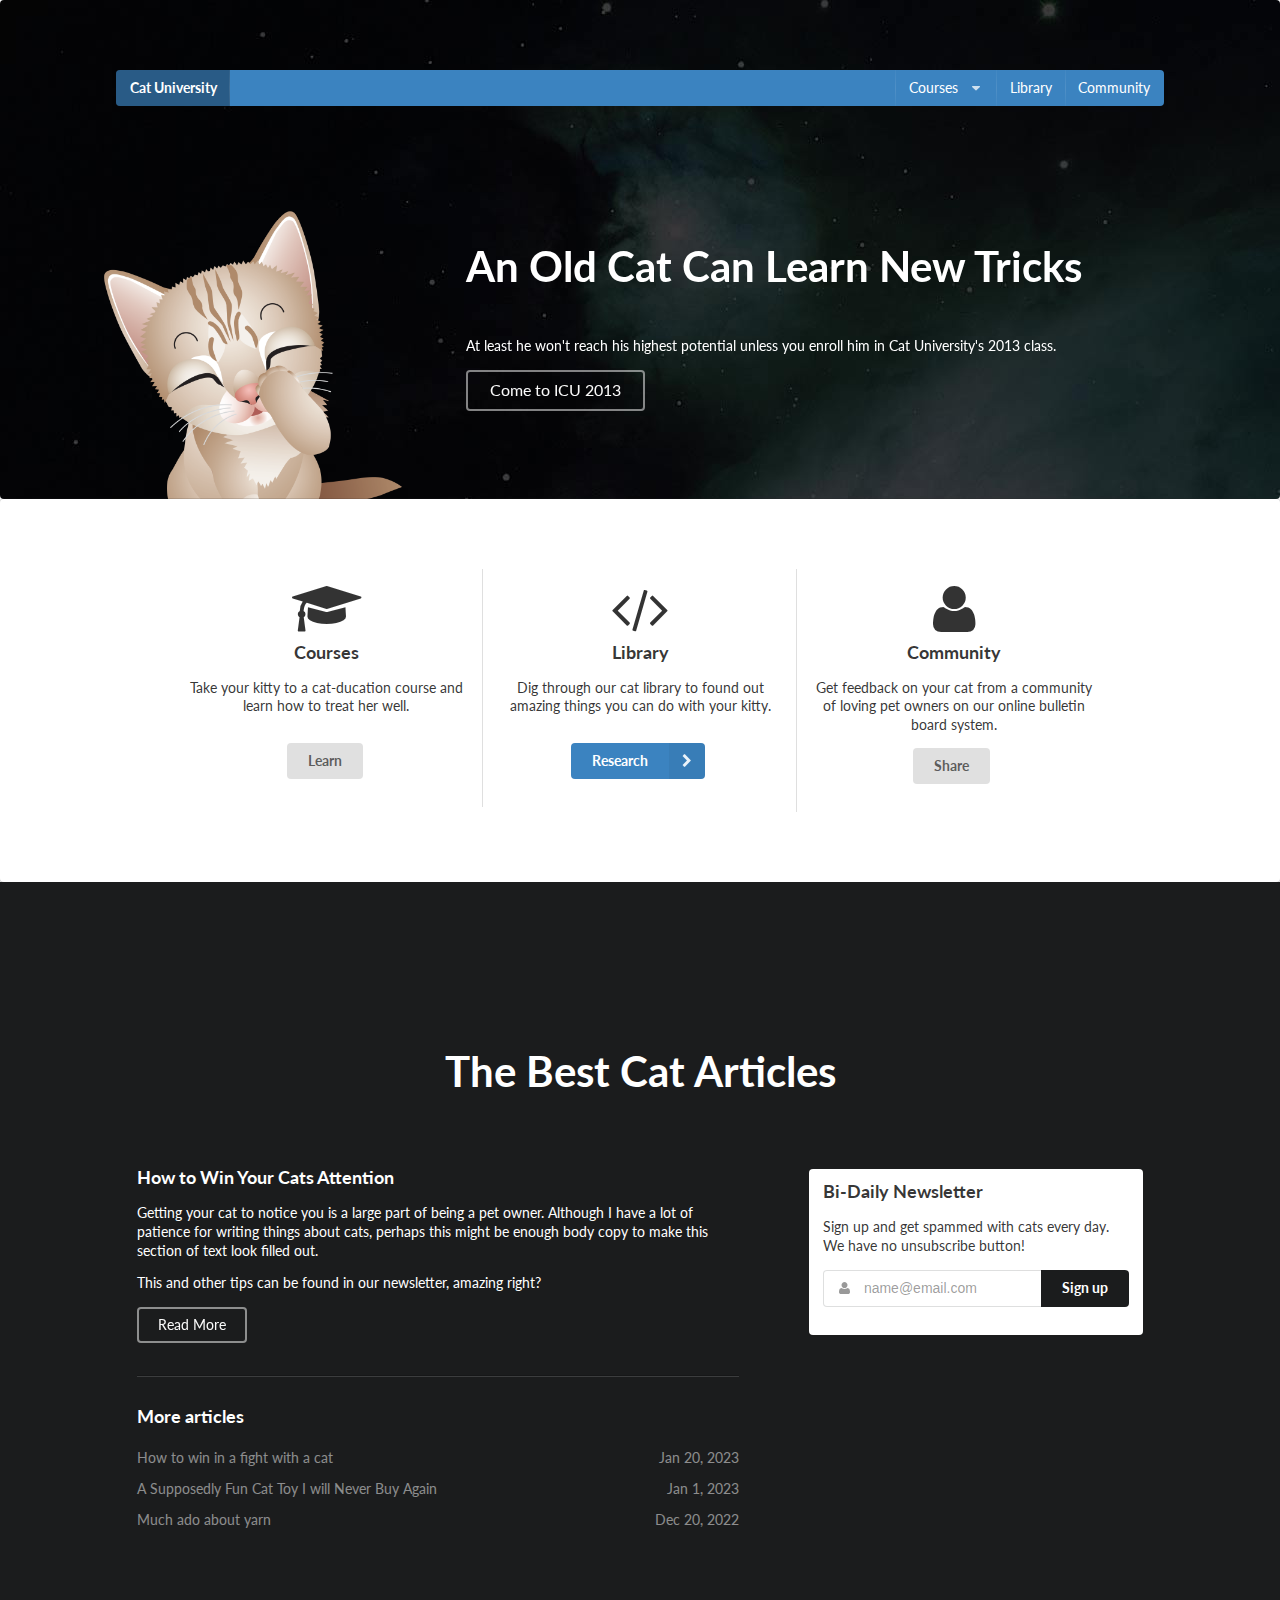
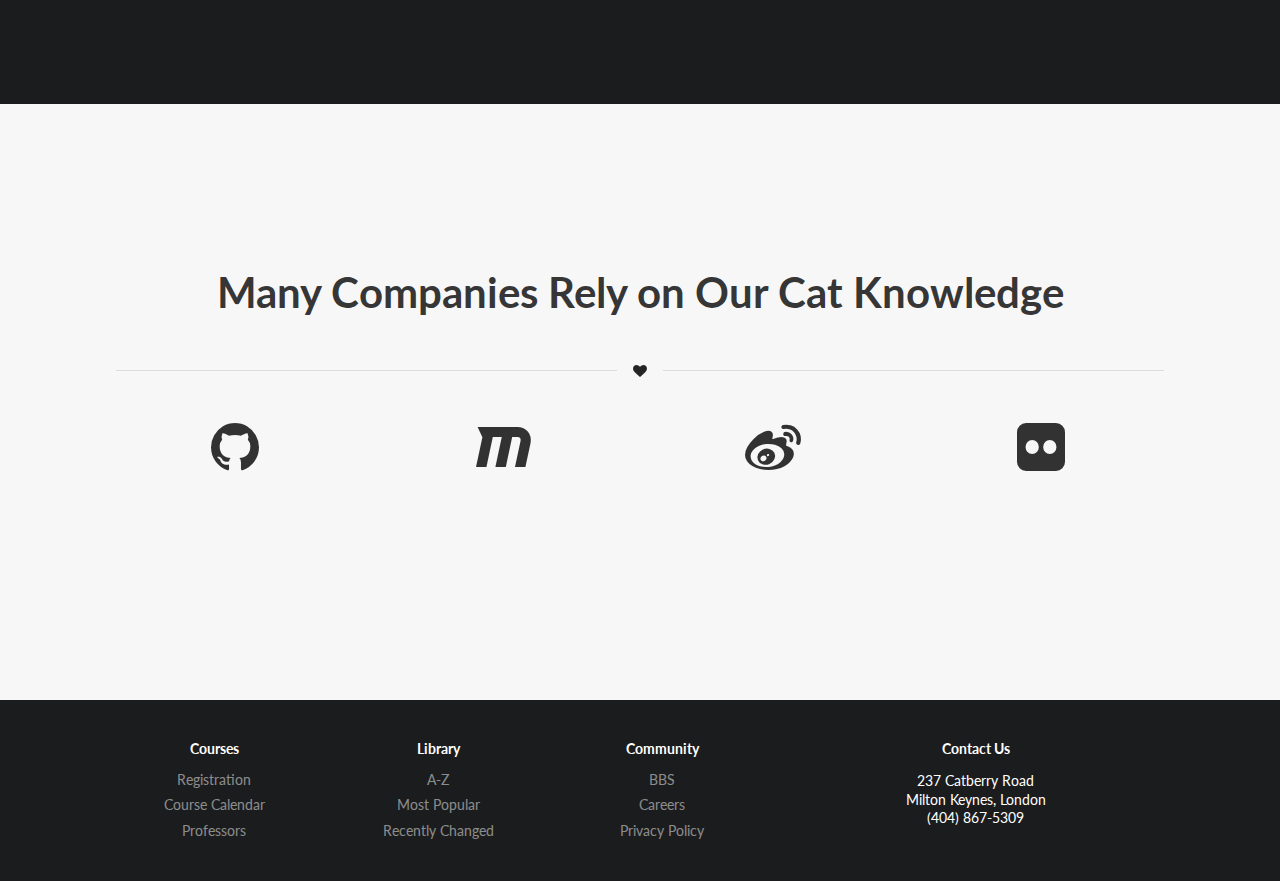
<file: examples/homepage.html>
<!DOCTYPE html>
<html>
<head>
  <!-- Standard Meta -->
  <meta charset="utf-8" />
  <meta http-equiv="X-UA-Compatible" content="IE=edge,chrome=1" />
  <meta name="viewport" content="width=device-width, initial-scale=1.0, maximum-scale=1.0">

  <!-- Site Properities -->
  <title>Homepage Example - Semantic</title>

  <link rel="stylesheet" type="text/css" href="../dist/semantic.css">
  <link rel="stylesheet" type="text/css" href="homepage.css">

  <script src="http://cdnjs.cloudflare.com/ajax/libs/jquery/2.0.3/jquery.js"></script>
  <script src="../dist/semantic.js"></script>
  <script src="homepage.js"></script>

</head>
<body id="home">
  <div class="ui inverted masthead segment">
    <div class="ui page grid">
      <div class="column">
        <div class="ui inverted blue menu">
          <div class="header item">Cat University</div>
          <div class="right menu">
            <div class="ui mobile dropdown link item">
              Menu
              <i class="dropdown icon"></i>
              <div class="menu">
                <a class="item">Classes</a>
                <a class="item">Cocktail Hours</a>
                <a class="item">Community</a>
              </div>
            </div>
            <div class="ui dropdown link item">
              Courses
              <i class="dropdown icon"></i>
              <div class="menu">
                <a class="item">Petting</a>
                <a class="item">Feeding</a>
                <a class="item">Mind Reading</a>
              </div>
            </div>
            <a class="item">Library</a>
            <a class="item">Community</a>
          </div>
        </div>
        <img src="images/cat.png" class="ui medium image">
        <div class="ui hidden transition information">
          <h1 class="ui inverted header">
            An Old Cat Can Learn New Tricks
          </h1>
          <p>At least he won't reach his highest potential unless you enroll him in Cat University's 2013 class.</p>
          <div class="large basic inverted animated fade ui button">
            <div class="visible content">Come to ICU 2013</div>
            <div class="hidden content">Register Now</div>
          </div>
        </div>
      </div>
    </div>
  </div>
  <div class="ui vertical feature segment">
    <div class="ui centered page grid">
      <div class="fourteen wide column">
        <div class="ui three column center aligned stackable divided grid">
          <div class="column">
            <div class="ui icon header">
              <i class="student icon"></i>
              Courses
            </div>
            <p>Take your kitty to a cat-ducation course and learn how to treat her well.</p>
            <p>
              <a class="ui button" href="#">
                Learn
              </a>
            </p>
          </div>
          <div class="column">
            <div class="ui icon header">
              <i class="code icon"></i>
              Library
            </div>
            <p>Dig through our cat library to found out amazing things you can do with your kitty.</p>
            <p>
              <a class="ui blue right labeled icon button" href="#">
                Research
                <i class="right chevron icon"></i>
              </a>
            </p>
          </div>
          <div class="column">
            <div class="ui icon header">
              <i class="user icon"></i>
              Community
            </div>
            <p>Get feedback on your cat from a community of loving pet owners on our online bulletin board system.</p>
            <p>
              <a class="ui button" href="#">
                Share
              </a>
            </p>
          </div>
        </div>
      </div>
    </div>
  </div>

  <div class="ui inverted vertical segment">
    <div class="ui very relaxed stackable page grid">
      <div class="row">
        <div class="column">
          <h1 class="center aligned ui inverted header">
            The Best Cat Articles
          </h1>
        </div>
      </div>
      <div class="row">
        <div class="ten wide column">
          <h3 class="ui inverted header">How to Win Your Cats Attention</h3>
          <p>Getting your cat to notice you is a large part of being a pet owner. Although I have a lot of patience for writing things about cats, perhaps this might be enough body copy to make this section of text look filled out.</p>
          <p>This and other tips can be found in our newsletter, amazing right?</p>
          <div class="ui basic inverted animated button button">
            <div class="visible content">Read More</div>
            <div class="hidden content"><i class="right arrow icon"></i></div>
          </div>
          <div class="ui inverted section divider"></div>
          <h3 class="ui inverted header">More articles</h3>
          <div class="ui inverted animated selection list">
            <div class="item">
              How to win in a fight with a cat
              <div class="right floated">Jan 20, 2023</div>
            </div>
            <div class="item">
              A Supposedly Fun Cat Toy I will Never Buy Again
              <div class="right floated">Jan 1, 2023</div>
            </div>
            <div class="item">
              Much ado about yarn
              <div class="right floated">Dec 20, 2022</div>
            </div>
          </div>
        </div>
        <div class="six wide column">
          <div class="ui form segment">
            <h3 class="ui header">Bi-Daily Newsletter</h3>
            <p>Sign up and get spammed with cats every day. We have no unsubscribe button!</p>
            <div class="field">
              <div class="ui left icon action input">
                <i class="user icon"></i>
                <input name="email" type="text" placeholder="name@email.com">
                <div class="ui black submit button">Sign up</div>
              </div>
            </div>
            <div class="ui error message"></div>
          </div>
        </div>
      </div>
    </div>
  </div>

  <div class="ui vertical segment">
    <div class="ui stackable center aligned page grid">
      <div class="row">
        <div class="column">
          <h1 class="ui header">
            Many Companies Rely on Our Cat Knowledge
          </h1>
          <div class="ui horizontal divider"><i class="heart icon"></i></div>
        </div>
      </div>
      <div class="four column logo row">
        <div class="column">
          <div class="ui shape">
            <div class="sides">
              <div class="active side">
                <i class="huge github icon"></i>
              </div>
              <div class="side">
                <i class="huge facebook icon"></i>
              </div>
              <div class="side">
                <i class="huge maxcdn icon"></i>
              </div>
              <div class="side">
                <i class="huge pinterest icon"></i>
              </div>
              <div class="side">
                <i class="huge weibo icon"></i>
              </div>
              <div class="side">
                <i class="huge flickr icon"></i>
              </div>
            </div>
          </div>
        </div>
        <div class="column">
          <div class="ui shape">
            <div class="sides">
              <div class="side">
                <i class="huge github icon"></i>
              </div>
              <div class="side">
                <i class="huge facebook icon"></i>
              </div>
              <div class="active side">
                <i class="huge maxcdn icon"></i>
              </div>
              <div class="side">
                <i class="huge pinterest icon"></i>
              </div>
              <div class="side">
                <i class="huge weibo icon"></i>
              </div>
              <div class="side">
                <i class="huge flickr icon"></i>
              </div>
            </div>
          </div>
        </div>
        <div class="column">
          <div class="ui shape">
            <div class="sides">
              <div class="side">
                <i class="huge github icon"></i>
              </div>
              <div class="side">
                <i class="huge facebook icon"></i>
              </div>
              <div class="side">
                <i class="huge maxcdn icon"></i>
              </div>
              <div class="side">
                <i class="huge pinterest icon"></i>
              </div>
              <div class="active side">
                <i class="huge weibo icon"></i>
              </div>
              <div class="side">
                <i class="huge flickr icon"></i>
              </div>
            </div>
          </div>
        </div>
        <div class="column">
          <div class="ui shape">
            <div class="sides">
              <div class="side">
                <i class="huge github icon"></i>
              </div>
              <div class="side">
                <i class="huge facebook icon"></i>
              </div>
              <div class="side">
                <i class="huge maxcdn icon"></i>
              </div>
              <div class="side">
                <i class="huge pinterest icon"></i>
              </div>
              <div class="side">
                <i class="huge weibo icon"></i>
              </div>
              <div class="active side">
                <i class="huge flickr icon"></i>
              </div>
            </div>
          </div>
        </div>
      </div>
    </div>
  </div>

  <div class="ui inverted footer vertical segment">
    <div class="ui stackable center aligned page grid">
      <div class="ten wide column">
        <div class="ui three column center aligned stackable grid">
          <div class="column">
            <h5 class="ui inverted header">Courses</h5>
            <div class="ui inverted link list">
              <a class="item">Registration</a>
              <a class="item">Course Calendar</a>
              <a class="item">Professors</a>
            </div>
          </div>
          <div class="column">
            <h5 class="ui inverted header">Library</h5>
            <div class="ui inverted link list">
              <a class="item">A-Z</a>
              <a class="item">Most Popular</a>
              <a class="item">Recently Changed</a>
            </div>
          </div>
          <div class="column">
            <h5 class="ui inverted header">Community</h5>
            <div class="ui inverted link list">
              <a class="item">BBS</a>
              <a class="item">Careers</a>
              <a class="item">Privacy Policy</a>
            </div>
          </div>
        </div>
      </div>
      <div class="six wide column">
        <h5 class="ui inverted header">Contact Us</h5>
        <addr>
          237 Catberry Road <br>
          Milton Keynes, London <br>
        </addr>
        <p>(404) 867-5309</p>
      </div>
    </div>
  </div>
</body>

</html>
</file>
<file: examples/grid.css>
#grid {
  background-color: #1B1C1D;
  padding: 0em 3em;
}

#grid h2 {
  margin: 2em 0em 1.5em;
}

/* Shaded */
#grid .shaded.examples .row {
  position: relative;
}
#grid .shaded.examples .grid > .column {
  position: relative;
  z-index: 11;
}
#grid .shaded.examples .grid .column:not(.row):after {
  background-color: #FFFFFF;
  box-shadow: 0px 0px 0px 1px #DDD inset;
  content: "";
  display: block;
  min-height: 3em;
}


#grid .divided.examples .grid .column:not(.row):after {
  background-color: rgba(255, 255, 255, 0.1);
  content: "";
  display: block;
  min-height: 3em;
}

#grid .nested.examples .grid .grid {
  box-shadow: 0px 0px 0px 1px #AAA inset;
}
#grid .nested.examples .grid .grid .column:after {
  background-color: #FFFFFF;
  box-shadow: 0px 0px 0px 1px #DDD inset;
  content: "";
  display: block;
  min-height: 3em;
}

#grid .simple.examples .grid .column:not(.row):not(.grid):after {
  content: "";
  display: block;
  min-height: 50px;
}



/* Animation */
#grid .examples {
  margin: 0 auto;
  -webkit-animation: grid 7s ease infinite;
  -moz-animation: grid 7s ease infinite;
  animation: grid 7s ease infinite;
}

@-webkit-keyframes grid {
  0% {
    width: 100%;
  }
  45% {
    width: 85%;
  }
  55% {
    width: 85%;
  }
  100% {
    width: 100%;
  }
}
@-moz-keyframes grid {
  0% {
    width: 100%;
  }
  45% {
    width: 85%;
  }
  55% {
    width: 85%;
  }
  100% {
    width: 100%;
  }
}
@keyframes grid {
  0% {
    width: 100%;
  }
  45% {
    width: 85%;
  }
  55% {
    width: 85%;
  }
  100% {
    width: 100%;
  }
}
</file>
<file: examples/homepage.css>
/*******************************
            Global
*******************************/

html {
  font-size: 14px;
}


/*******************************
            Global
*******************************/

#home .menu .right.menu > .mobile.item {
  display: none;
}

/*--------------
    Masthead
---------------*/

#home .masthead {
  background-image: url(images/bg.jpg);
  margin: 0em;
  padding: 5rem 0rem;
}
#home .masthead .column {
  position: relative;
}
#home .masthead .information {
  margin: 10em 1em 1em 350px;
}
#home .masthead .information p {
  max-width: 600px;
}
#home .masthead .image {
  position: absolute;
  left: 0%;
  bottom: -110px;
}

/*--------------
    Ribbons
---------------*/

#home .segment h1 {
  font-size: 3em;
  margin-bottom: 1em;
}

#home .vertical.segment {
  padding: 12rem 0rem;
}

#home .feature.segment {
  margin: 0em;
  padding: 6rem 0rem;
}
#home .feature.segment p {
  min-height: 50px;
}

#home .selection.list {
  margin: 0em -0.5em;
}

#home .logo.row {
  height: 10rem;
}

/*--------------
    Footer
---------------*/

#home .footer.segment {
  background-color: #000000;
  padding: 3rem 0rem;
}


/*******************************
          Responsive
*******************************/

/* Mobile Only */
@media only screen and (max-width : 768px) {

  #home .menu .right.menu > .item {
    display: none;
  }

  #home .menu .right.menu > .mobile.item {
    display: block;
  }
  #home .menu .right.menu > .mobile.item .menu {
    left: auto;
    right: 0em;
  }

  #home h1 {
    font-size: 1.5em;
  }
  #home .masthead.segment .information {
    margin-left: 170px;
  }

  #home .masthead.segment .image {
    width: 170px;
  }

  #home .masthead.segment .button {
    font-size: 1rem;
  }

  #home .overview .divided.grid .header .icon {
    font-size: 1.5em;
  }

  #home .overview .divided.grid .header + p {
    min-height: 0px;
  }

  #home .masthead.segment .column {
    font-size: 0.7rem;
  }

  #home .masthead.segment .column p {
    display: none;
  }

  #home .selection.list .right.floated {
    display: none;
  }
}
</file>
